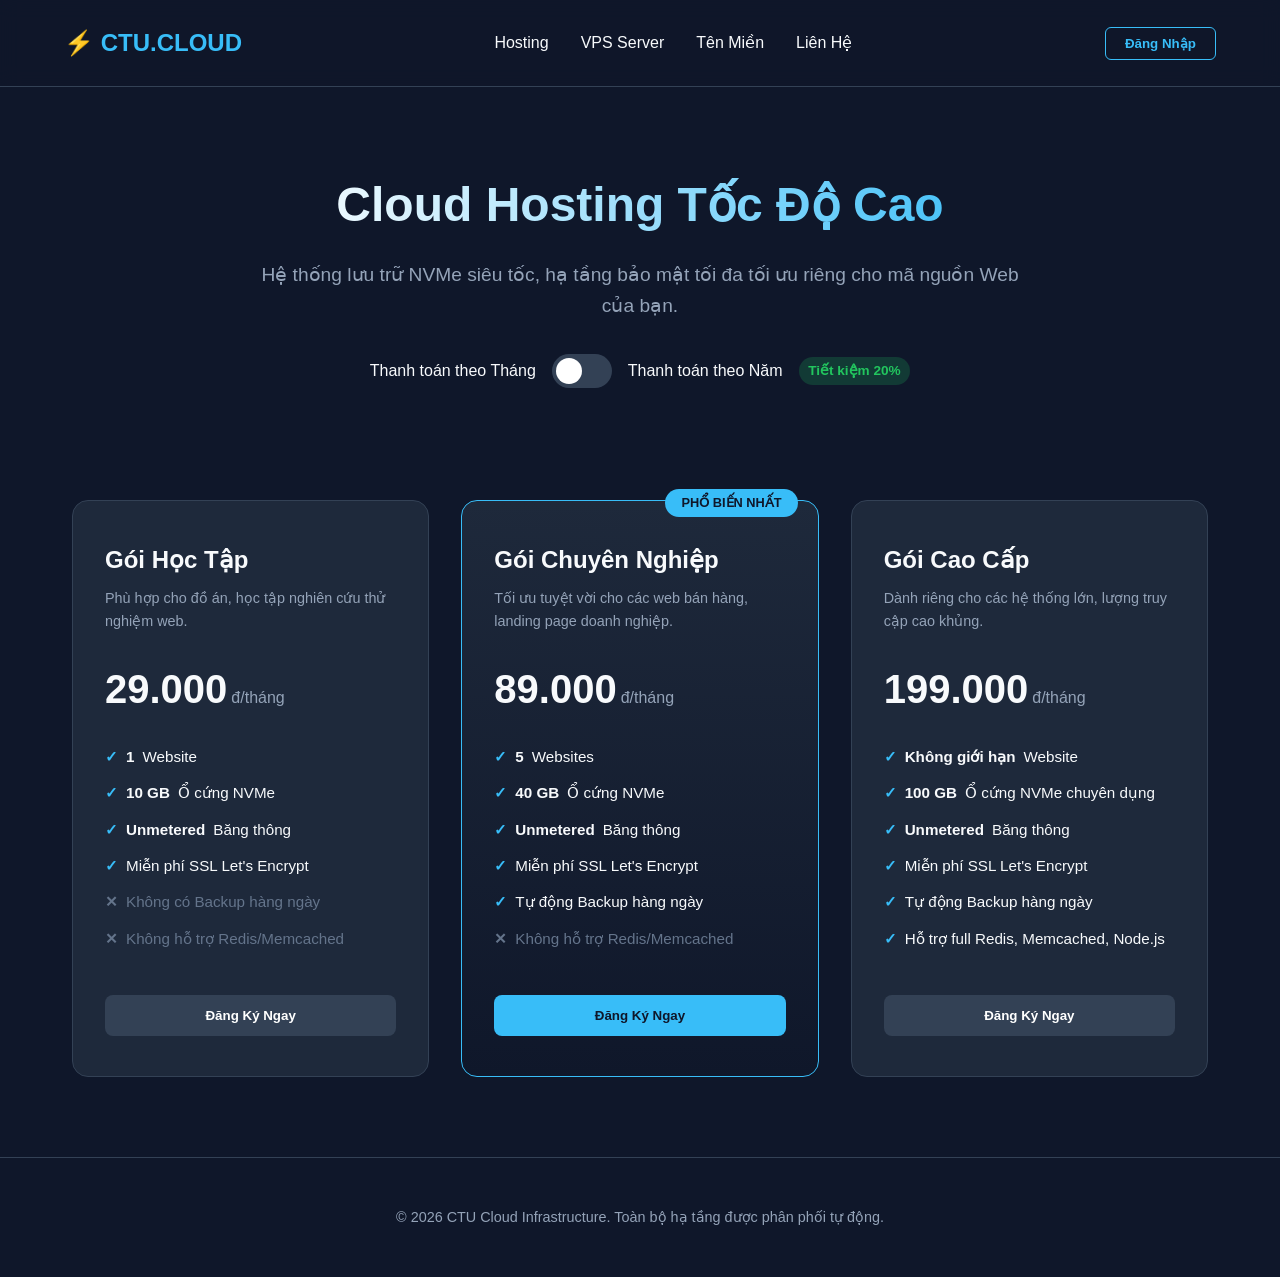
<file: page.html>
<!DOCTYPE html>
<html lang="vi">
<head>
    <meta charset="UTF-8">
    <meta name="viewport" content="width=device-width, initial-scale=1.0">
    <title>CTU Cloud Hosting - Nền Tảng Lưu Trữ Tốc Độ Cao</title>
    <style>
        /* --- CSS HOÀN CHỈNH --- */
        :root {
            --bg-color: #0f172a;
            --card-bg: #1e293b;
            --primary-color: #38bdf8;
            --primary-hover: #0ea5e9;
            --text-main: #f8fafc;
            --text-muted: #94a3b8;
            --accent-green: #22c55e;
        }

        * {
            margin: 0;
            padding: 0;
            box-sizing: border-box;
            font-family: 'Segoe UI', Tahoma, Geneva, Verdana, sans-serif;
        }

        body {
            background-color: var(--bg-color);
            color: var(--text-main);
            line-height: 1.6;
            overflow-x: hidden;
        }

        /* Header / Navigation */
        header {
            display: flex;
            justify-content: space-between;
            align-items: center;
            padding: 1.5rem 5%;
            background: rgba(15, 23, 42, 0.8);
            backdrop-filter: blur(10px);
            position: sticky;
            top: 0;
            z-index: 1000;
            border-bottom: 1px solid #334155;
        }

        .logo {
            font-size: 1.5rem;
            font-weight: bold;
            color: var(--primary-color);
            display: flex;
            align-items: center;
            gap: 0.5rem;
        }

        nav ul {
            display: flex;
            list-style: none;
            gap: 2rem;
        }

        nav a {
            color: var(--text-main);
            text-decoration: none;
            font-weight: 500;
            transition: color 0.3s;
        }

        nav a:hover {
            color: var(--primary-color);
        }

        .btn-header {
            background: transparent;
            border: 1px solid var(--primary-color);
            color: var(--primary-color);
            padding: 0.5rem 1.2rem;
            border-radius: 6px;
            cursor: pointer;
            font-weight: 600;
            transition: all 0.3s;
        }

        .btn-header:hover {
            background: var(--primary-color);
            color: var(--bg-color);
        }

        /* Hero Section */
        .hero {
            text-align: center;
            padding: 5rem 1rem 3rem;
            max-width: 800px;
            margin: 0 auto;
        }

        .hero h1 {
            font-size: 3rem;
            margin-bottom: 1rem;
            background: linear-gradient(to right, #fff, var(--primary-color));
            -webkit-background-clip: text;
            -webkit-text-fill-color: transparent;
        }

        .hero p {
            color: var(--text-muted);
            font-size: 1.2rem;
            margin-bottom: 2rem;
        }

        /* Toggle Switch (Tháng / Năm) */
        .billing-toggle {
            display: flex;
            justify-content: center;
            align-items: center;
            gap: 1rem;
            margin-bottom: 4rem;
        }

        .switch {
            position: relative;
            display: inline-block;
            width: 60px;
            height: 34px;
        }

        .switch input {
            opacity: 0;
            width: 0;
            height: 0;
        }

        .slider {
            position: absolute;
            cursor: pointer;
            top: 0;
            left: 0;
            right: 0;
            bottom: 0;
            background-color: #334155;
            transition: .4s;
            border-radius: 34px;
        }

        .slider:before {
            position: absolute;
            content: "";
            height: 26px;
            width: 26px;
            left: 4px;
            bottom: 4px;
            background-color: white;
            transition: .4s;
            border-radius: 50%;
        }

        input:checked + .slider {
            background-color: var(--primary-color);
        }

        input:checked + .slider:before {
            transform: translateX(26px);
        }

        .badge-discount {
            background-color: rgba(34, 197, 94, 0.2);
            color: var(--accent-green);
            padding: 0.2rem 0.6rem;
            border-radius: 20px;
            font-size: 0.85rem;
            font-weight: bold;
        }

        /* Pricing Section Grid */
        .pricing-container {
            display: grid;
            grid-template-columns: repeat(auto-fit, minmax(280px, 1fr));
            gap: 2rem;
            max-width: 1200px;
            margin: 0 auto;
            padding: 0 2rem 5rem;
        }

        .pricing-card {
            background-color: var(--card-bg);
            border: 1px solid #334155;
            border-radius: 16px;
            padding: 2.5rem 2rem;
            display: flex;
            flex-direction: column;
            position: relative;
            transition: transform 0.3s, border-color 0.3s, box-shadow 0.3s;
        }

        .pricing-card:hover {
            transform: translateY(-5px);
            border-color: var(--primary-color);
            box-shadow: 0 10px 25px -5px rgba(56, 189, 248, 0.1);
        }

        /* Nổi bật gói phổ biến */
        .pricing-card.popular {
            border-color: var(--primary-color);
            background: linear-gradient(180deg, #1e293b 0%, #0f172a 100%);
        }

        .popular-badge {
            position: absolute;
            top: -12px;
            right: 20px;
            background: var(--primary-color);
            color: var(--bg-color);
            padding: 0.25rem 1rem;
            border-radius: 20px;
            font-size: 0.8rem;
            font-weight: bold;
            text-transform: uppercase;
        }

        .card-header h3 {
            font-size: 1.5rem;
            margin-bottom: 0.5rem;
        }

        .card-header p {
            color: var(--text-muted);
            font-size: 0.9rem;
            margin-bottom: 1.5rem;
        }

        .price {
            font-size: 2.5rem;
            font-weight: bold;
            margin-bottom: 1.5rem;
            display: flex;
            align-items: baseline;
        }

        .price span {
            font-size: 1rem;
            color: var(--text-muted);
            font-weight: normal;
            margin-left: 0.25rem;
        }

        .features-list {
            list-style: none;
            margin-bottom: 2rem;
            flex-grow: 1;
        }

        .features-list li {
            margin-bottom: 0.75rem;
            display: flex;
            align-items: center;
            gap: 0.5rem;
            font-size: 0.95rem;
        }

        .features-list li::before {
            content: "✓";
            color: var(--primary-color);
            font-weight: bold;
        }

        .features-list li.disabled {
            color: #64748b;
        }

        .features-list li.disabled::before {
            content: "✕";
            color: #64748b;
        }

        .btn-order {
            width: 100%;
            background-color: #334155;
            color: white;
            border: none;
            padding: 0.8rem;
            border-radius: 8px;
            font-weight: 600;
            cursor: pointer;
            transition: background-color 0.3s;
        }

        .pricing-card.popular .btn-order, 
        .btn-order:hover {
            background-color: var(--primary-color);
            color: var(--bg-color);
        }

        /* Footer */
        footer {
            text-align: center;
            padding: 3rem;
            border-top: 1px solid #334155;
            color: var(--text-muted);
            font-size: 0.9rem;
        }

        /* Responsive */
        @media (max-width: 768px) {
            .hero h1 { font-size: 2.2rem; }
            nav { display: none; }
        }
    </style>
</head>
<body>

    <header>
        <div class="logo">⚡ CTU.CLOUD</div>
        <nav>
            <ul>
                <li><a href="#">Hosting</a></li>
                <li><a href="#">VPS Server</a></li>
                <li><a href="#">Tên Miền</a></li>
                <li><a href="#">Liên Hệ</a></li>
            </ul>
        </nav>
        <button class="btn-header">Đăng Nhập</button>
    </header>

    <section class="hero">
        <h1>Cloud Hosting Tốc Độ Cao</h1>
        <p>Hệ thống lưu trữ NVMe siêu tốc, hạ tầng bảo mật tối đa tối ưu riêng cho mã nguồn Web của bạn.</p>
        
        <div class="billing-toggle">
            <span>Thanh toán theo Tháng</span>
            <label class="switch">
                <input type="checkbox" id="billing-switch">
                <span class="slider"></span>
            </label>
            <span>Thanh toán theo Năm</span>
            <span class="badge-discount">Tiết kiệm 20%</span>
        </div>
    </section>

    <main class="pricing-container">
        
        <div class="pricing-card">
            <div class="card-header">
                <h3>Gói Học Tập</h3>
                <p>Phù hợp cho đồ án, học tập nghiên cứu thử nghiệm web.</p>
            </div>
            <div class="price">
                <div id="price-student">29.000</div><span>đ/tháng</span>
            </div>
            <ul class="features-list">
                <li><b>1</b> Website</li>
                <li><b>10 GB</b> Ổ cứng NVMe</li>
                <li><b>Unmetered</b> Băng thông</li>
                <li>Miễn phí SSL Let's Encrypt</li>
                <li class="disabled">Không có Backup hàng ngày</li>
                <li class="disabled">Không hỗ trợ Redis/Memcached</li>
            </ul>
            <button class="btn-order" onclick="orderHosting('Học Tập')">Đăng Ký Ngay</button>
        </div>

        <div class="pricing-card popular">
            <div class="popular-badge">Phổ Biến Nhất</div>
            <div class="card-header">
                <h3>Gói Chuyên Nghiệp</h3>
                <p>Tối ưu tuyệt vời cho các web bán hàng, landing page doanh nghiệp.</p>
            </div>
            <div class="price">
                <div id="price-pro">89.000</div><span>đ/tháng</span>
            </div>
            <ul class="features-list">
                <li><b>5</b> Websites</li>
                <li><b>40 GB</b> Ổ cứng NVMe</li>
                <li><b>Unmetered</b> Băng thông</li>
                <li>Miễn phí SSL Let's Encrypt</li>
                <li>Tự động Backup hàng ngày</li>
                <li class="disabled">Không hỗ trợ Redis/Memcached</li>
            </ul>
            <button class="btn-order" onclick="orderHosting('Chuyên Nghiệp')">Đăng Ký Ngay</button>
        </div>

        <div class="pricing-card">
            <div class="card-header">
                <h3>Gói Cao Cấp</h3>
                <p>Dành riêng cho các hệ thống lớn, lượng truy cập cao khủng.</p>
            </div>
            <div class="price">
                <div id="price-enterprise">199.000</div><span>đ/tháng</span>
            </div>
            <ul class="features-list">
                <li><b>Không giới hạn</b> Website</li>
                <li><b>100 GB</b> Ổ cứng NVMe chuyên dụng</li>
                <li><b>Unmetered</b> Băng thông</li>
                <li>Miễn phí SSL Let's Encrypt</li>
                <li>Tự động Backup hàng ngày</li>
                <li>Hỗ trợ full Redis, Memcached, Node.js</li>
            </ul>
            <button class="btn-order" onclick="orderHosting('Cao Cấp')">Đăng Ký Ngay</button>
        </div>

    </main>

    <footer>
        <p>© 2026 CTU Cloud Infrastructure. Toàn bộ hạ tầng được phân phối tự động.</p>
    </footer>

    <script>
        // Định nghĩa giá gốc theo từng tháng của các gói
        const basePrices = {
            student: 29000,
            pro: 89000,
            enterprise: 199000
        };

        const toggle = document.getElementById('billing-switch');
        const priceStudent = document.getElementById('price-student');
        const pricePro = document.getElementById('price-pro');
        const priceEnterprise = document.getElementById('price-enterprise');

        // Hàm format số tiền sang định dạng có chấm phân cách (Ví dụ: 29.000)
        function formatMoney(amount) {
            return amount.toLocaleString('vi-VN');
        }

        // Lắng nghe sự kiện gạt nút chọn Tháng / Năm
        toggle.addEventListener('change', function() {
            if (this.checked) {
                // Nếu chọn theo Năm: Tính tổng 12 tháng và giảm giá 20%
                const studentYearly = Math.round((basePrices.student * 12) * 0.8 / 12);
                const proYearly = Math.round((basePrices.pro * 12) * 0.8 / 12);
                const enterpriseYearly = Math.round((basePrices.enterprise * 12) * 0.8 / 12);

                priceStudent.innerText = formatMoney(studentYearly);
                pricePro.innerText = formatMoney(proYearly);
                priceEnterprise.innerText = formatMoney(enterpriseYearly);
                
                // Đổi nhãn hiển thị text đi kèm nếu cần, ở đây giữ nguyên tính trung bình theo tháng của gói năm
            } else {
                // Nếu chọn theo Tháng: Trả về giá mặc định gốc
                priceStudent.innerText = formatMoney(basePrices.student);
                pricePro.innerText = formatMoney(basePrices.pro);
                priceEnterprise.innerText = formatMoney(basePrices.enterprise);
            }
        });

        // Hàm thông báo khi click nút Đăng ký
        function orderHosting(packageName) {
            const type = toggle.checked ? "Năm (Đã giảm 20%)" : "Tháng";
            alert(`Bạn đã chọn đăng ký cấu hình: Gói ${packageName}\nHình thức thanh toán: Theo ${type}.\nHệ thống đang khởi tạo hóa đơn thanh toán tự động...`);
        }
    </script>
</body>
</html>
</file>
